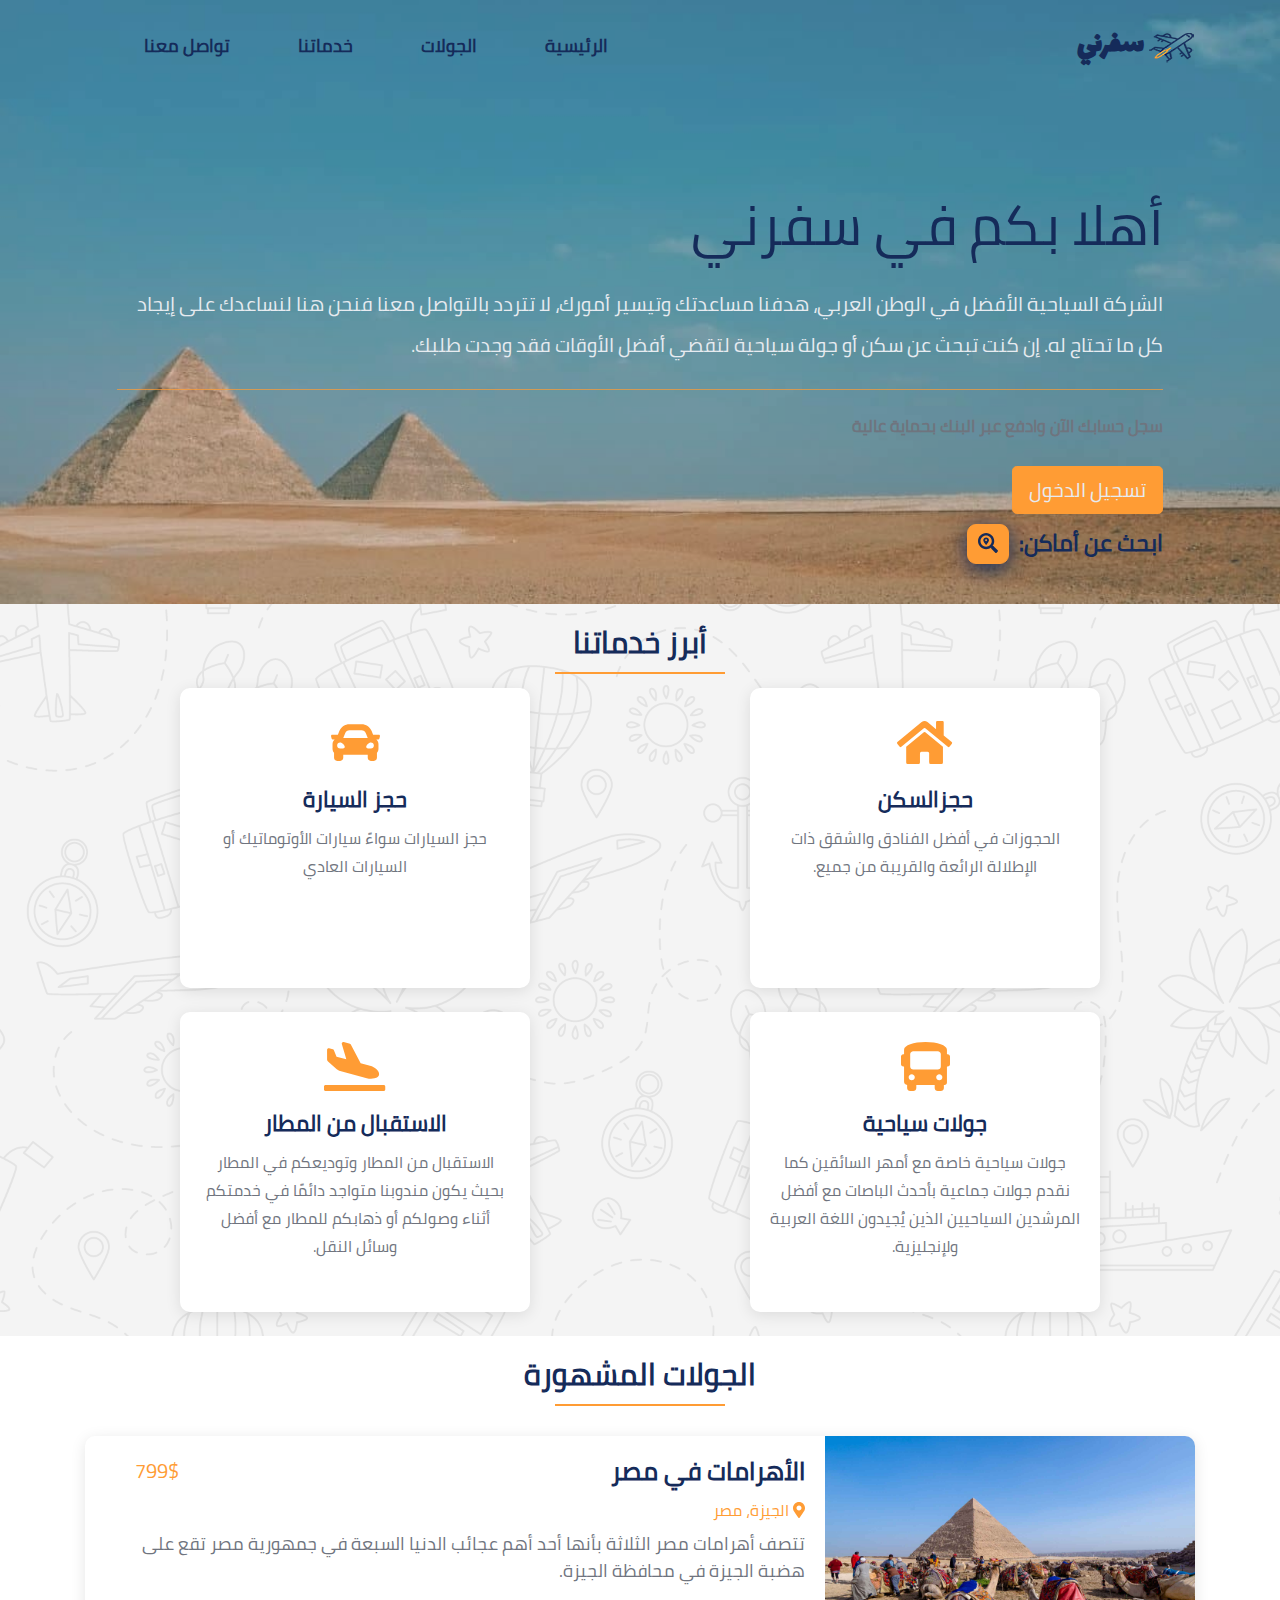
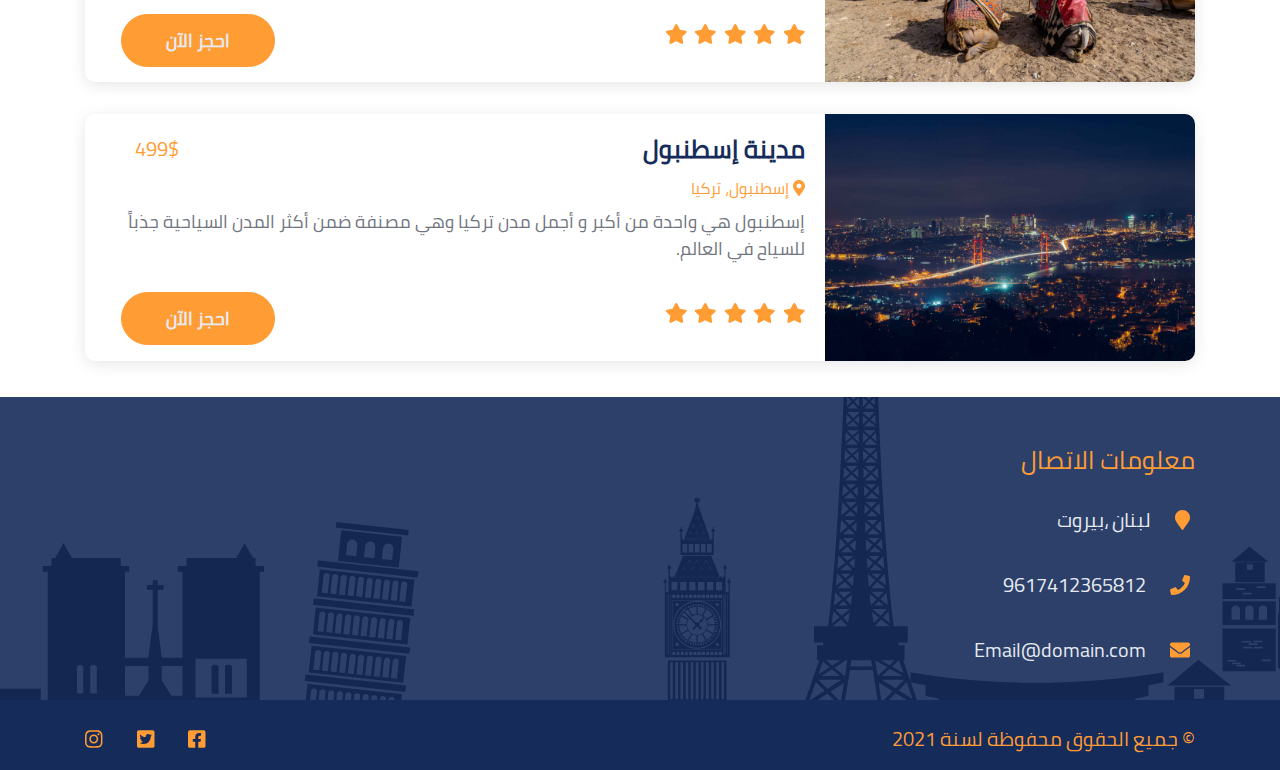
<file: index.html>
<!DOCTYPE html>
<html lang="en" dir="rtl">
<head>
    <meta charset="UTF-8">
    <meta http-equiv="X-UA-Compatible" content="IE=edge">
    <meta name="viewport" content="width=device-width, initial-scale=1.0">
    <title>سفرني</title>
    <script type="text/html" src="require{('js/bundle.js')}"></script>
<script defer src="/js/bundle.js"></script><link href="/main.css" rel="stylesheet"></head>
<body data-spy="scroll" data-target=".navbar" data-offset="100">
    <!-- قسم القائمة العلوية -->
    <section class="top-menu">
        <div class="overlay">
            <div class="container">
                <div class="row">
                    <!-- القائمة العلوية -->
                    <nav class="navbar navbar-expand-lg navbar-light bg-transparent w-100">
                        <button class="navbar-toggler" type="button" data-toggle="collapse" data-target="#navbarSupportedContent"
                            aria-controls="navbarSupportedContent" aria-expanded="false" aria-label="Toggle navigation">
                            <span class="navbar-toggler-icon"></span>
                        </button>
                        <a class="navbar-brand p-0" href="index.html">
                            <img src="/images/icons/logo.png" alt="Plane">
                            سفرني
                        </a>
                        <div class="collapse navbar-collapse" id="navbarSupportedContent">
                            <ul class="navbar-nav">
                                <li class="nav-item active">
                                    <a class="nav-link" href="index.html">الرئيسية</a>
                                </li>
                                <li class="nav-item">
                                    <a class="nav-link" href="tours.html">الجولات</a>
                                </li>
                                <li class="nav-item scroll">
                                    <a class="nav-link" href="#services">خدماتنا</a>
                                </li>
                                <li class="nav-item scroll">
                                    <a class="nav-link" href="#contact-us">تواصل معنا</a>
                                </li>
                            </ul>
                            
                        </div>
                        
                        
                    </nav>
                </div>
                <!-- القسم التعريفي بالشركة -->
                <div class="jumbotron jumbotron-custom bg-transparent">
                    <h1 class="display-4 animate__animated  animate__backInRight">أهلا بكم في سفرني</h1>
                    <p class="lead lead-custom">الشركة السياحية الأفضل في الوطن العربي، هدفنا مساعدتك وتيسير أمورك، لا تتردد بالتواصل معنا فنحن هنا لنساعدك على إيجاد كل
                    ما تحتاج له. إن كنت تبحث عن سكن أو جولة سياحية لتقضي أفضل الأوقات فقد وجدت طلبك.</p>
                    <hr class="my-md-4">
                    <p class="bank">سجل حسابك الآن وادفع عبر البنك بحماية عالية</p>
                    <a class="btn btn-primary btn-lg" href="login.html" role="button">تسجيل الدخول</a>

                    <!-- اضافة ايقونة البحث -->
                    <div class="row align-items-center location-search">
                        <span>ابحث عن أماكن:</span>
                        <div id="icon">
                            <i class="fas fa-search-location "></i>
                        </div>
                        
                        <div class="search-icon">
                            <input type="text" class="search">
                        </div>
                    </div>
                </div>
            </div>
        </div>
    </section>
    <!-- قسم خدماتنا -->
    <section class=" our-service" id="services">
        <div class="overlay">
            <div class="container">
                <!-- عنوان القسم -->
                <div class="col-md-12">
                    <div class="title text-center">
                        <h2>
                            أبرز خدماتنا 
                        </h2>
                    </div>
                </div>
                <!-- بطاقات الخدمات -->
                <div class="row">
                    <!-- البطاقة الأولى -->
                    <div class="col-sm-6 mb-4">
                        <div class="card card-custom text-center">
                            <i class="fas fa-home icons"></i>
                            <div class="card-body">
                                <h5 class="card-title">حجزالسكن</h5>
                                <p class="card-text"> الحجوزات في أفضل الفنادق والشقق ذات الإطلالة الرائعة والقريبة من
                                    جميع.</p>
                            </div>
                        </div>
                    </div>
                    <!-- البطاقة الثانية -->
                    <div class="col-sm-6 mb-4">
                        <div class="card card-custom text-center">
                            <i class="fas fa-car icons"></i>
                            <div class="card-body">
                                <h5 class="card-title">حجز السيارة</h5>
                                <p class="card-text"> حجز السيارات سواءً سيارات الأوتوماتيك أو السيارات العادي</p>
                                <!-- <a href="#" class="btn btn-primary">Go somewhere</a> -->
                            </div>
                        </div>
                    </div>
                    <!-- البطاقة الثالثة -->
                    <div class="col-sm-6 mb-4">
                        <div class="card card-custom text-center">
                            <i class="fas fa-bus icons"></i>
                            <div class="card-body">
                                <h5 class="card-title">جولات سياحية</h5>
                                <p class="card-text">جولات سياحية خاصة مع أمهر السائقين كما نقدم جولات جماعية بأحدث الباصات مع أفضل
                                    المرشدين
                                    السياحيين الذين يُجيدون اللغة
                                    العربية ولإنجليزية.</p>
                            </div>
                        </div>
                    </div>
                    <!-- البطاقة الرابعة -->
                    <div class="col-sm-6 mb-4">
                        <div class="card card-custom text-center">
                            <i class="fas fa-plane-arrival icons"></i>
                            <div class="card-body">
                                <h5 class="card-title">الاستقبال من المطار</h5>
                                <p class="card-text"> الاستقبال من المطار وتوديعكم في المطار بحيث يكون مندوبنا متواجد
                                    دائمًا في
                                    خدمتكم أثناء وصولكم أو ذهابكم
                                    للمطار مع أفضل وسائل النقل.</p>
                            </div>
                        </div>
                    </div>
                </div>
            </div>
        </div>
    </section>
    <!-- قسم الجولات السياحية -->
    <section class="sightseeing-tours">
        <div class="container">
            <div class="col-md-12">
                <div class="title text-center">
                    <h2>
                        الجولات المشهورة
                    </h2>
                </div>
            </div>
            <!-- بطاقات الجولات -->
            <div class="row">
                <!-- البطاقة الاولى -->
                <div class="col-sm-6 col-lg-12">
                    <div class="card my-3">
                        <div class="row no-gutters">
                            <div class="col-lg-4">
                                <img class="images" src="/images/sightseeing-tours/Round-2.jpg" alt="Camal Image">
                            </div>
                            <div class="col-lg-8">
                                <div class="card-body h-lg-100">
                                    <div class="header">
                                        <h5 class="card-title"> الأهرامات في مصر</h5>
                                        <div class="price ">799$</div>
                                    </div>
                                    <span class="location">
                                        <i class="fas fa-map-marker-alt"></i>
                                        الجيزة، مصر
                                    </span>
                                    <p class="card-text">تتصف أهرامات مصر الثلاثة بأنها أحد أهم عجائب الدنيا السبعة في جمهورية مصر تقع
                                        على هضبة الجيزة في محافظة الجيزة.</p>
                                    <div class="footer ml-lg-3">
                                        <div class="rating float-right">
                                            <i class="fas fa-star"></i>
                                            <i class="fas fa-star"></i>
                                            <i class="fas fa-star"></i>
                                            <i class="fas fa-star"></i>
                                            <i class="fas fa-star"></i>
                                        </div>
                                        <a href="tours.html" class=" btn btn-primary float-left"> احجز الآن</a>
                                    </div>
                                </div>
                            </div>
                        </div>
                    </div>
                </div>
                <!-- البطاقة الثانية -->
                <div class="col-sm-6 col-lg-12">
                    <div class="card my-3">
                        <div class="row no-gutters">
                            <div class="col-lg-4">
                                <img class="images" src="/images/sightseeing-tours/Round-1.jpg" alt="Istanbul In night">
                            </div>
                            <div class="col-lg-8">
                                <div class="card-body h-lg-100">
                                    <div class="header">
                                        <h5 class="card-title"> مدينة إسطنبول</h5>
                                        <div class="price ">499$</div>
                                    </div>
                                    <span class="location">
                                        <i class="fas fa-map-marker-alt"></i>
                                        إسطنبول، تركيا
                                    </span>
                                    <p class="card-text">إسطنبول هي واحدة من أكبر و أجمل مدن تركيا وهي مصنفة ضمن أكثر المدن السياحية
                                        جذباً للسياح في العالم.</p>
                                    <div class="footer ml-lg-3">
                                        <div class="rating float-right">
                                            <i class="fas fa-star"></i>
                                            <i class="fas fa-star"></i>
                                            <i class="fas fa-star"></i>
                                            <i class="fas fa-star"></i>
                                            <i class="fas fa-star"></i>
                                        </div>
                                        <a href="tours2.html" class=" btn btn-primary float-left "> احجز الآن</a>
                                    </div>
                                </div>
                            </div>
                        </div>
                    </div>
                </div>
                
            </div>
        </div>
    </section>
    <!-- قسم تواصل معنا -->
    <section class="contact-location" id="contact-us">
        <div class="overlay">
            <div class="container">
                <div class="row pt-5">
                    <!-- اضافة معلومات الاتصال -->
                    <div class="col-md-6">
                        <div class="contact">
                            <h4>معلومات الاتصال</h4>
                            <ul>
                                <li>
                                    <i class="fa fa-map-marker custom-fa" aria-hidden="true"></i>
                                    لبنان ،بيروت
                                </li>
                                <li>
                                    <i class="fa fa-phone custom-fa" aria-hidden="true"></i>
                                    9617412365812
                                </li>
                                <li>
                                    <i class="fa fa-envelope custom-fa" aria-hidden="true"></i>
                                    Email@domain.com
                                </li>
                            </ul>
                        </div>
                    </div>
                    <!-- اضافة خريطة لموقع الشركة -->
                    <div class="col-md-6">
                        <div class="map">
                            <iframe
                                src="https://www.google.com/maps/embed?pb=!1m18!1m12!1m3!1d16811.78510900356!2d35.50411953368401!3d33.892702565292915!2m3!1f0!2f0!3f0!3m2!1i1024!2i768!4f13.1!3m3!1m2!1s0x151f16e3d926cd8d%3A0x216ded89ab87df54!2sDowntown%20Beirut!5e0!3m2!1sen!2slb!4v1622551853388!5m2!1sen!2slb"
                                style="border:0;" allowfullscreen="" loading="lazy"></iframe>
                        </div>
                    </div>
                </div>
            </div>
        </div>
    </section>
    <!-- قسم تذييل الصفحة -->
    <footer class="footer">
        <div class="container">
            <!-- حقوق النشر -->
            <div class="row-custom pt-4">
                <p class="copy-right">
                    © جميع الحقوق محفوظة لسنة 2021
                </p>
                <!-- أيقونات التواصل الاجتماعي -->
                <div class="social-icons">
                    <ul>
                        <li>
                            <a href=""><i class="fab fa-facebook-square"></i></a>
                        </li>
                        <li>
                            <a href=""><i class="fab fa-twitter-square"></i></a>
                        </li>
                        <li>
                            <a href=""><i class="fab fa-instagram"></i></a>
                        </li>
                    </ul>
                </div>
            </div>
        </div>
    </footer>
</body>
</html>
</file>
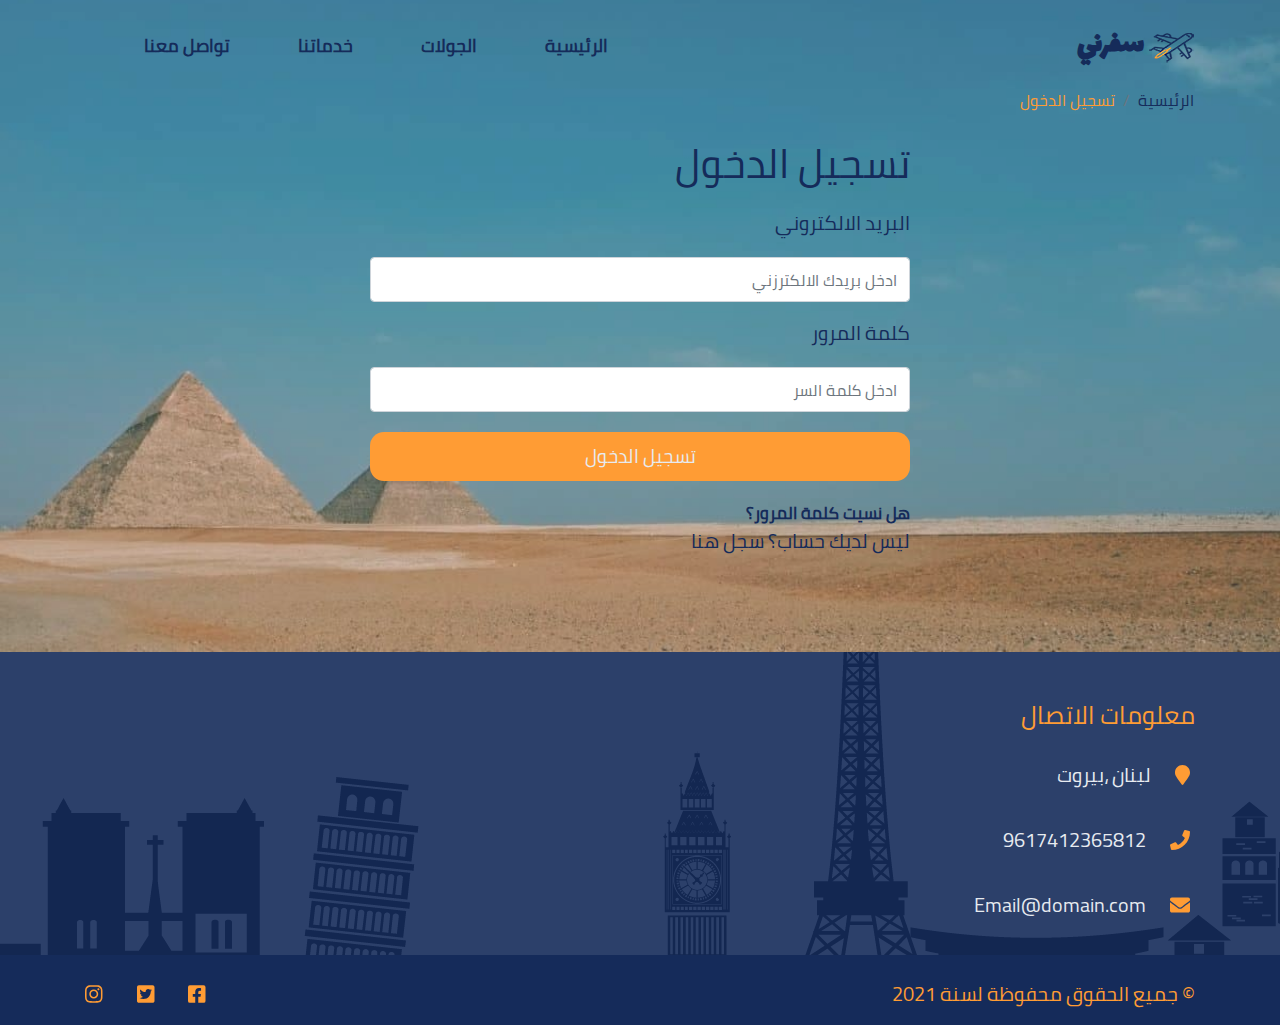
<file: login.html>
<!DOCTYPE html>
<html lang="en">
<head>
    <meta charset="UTF-8">
    <meta http-equiv="X-UA-Compatible" content="IE=edge">
    <meta name="viewport" content="width=device-width, initial-scale=1.0">
    <title> سفرني | تسجيل الدخول</title>
    <script type="text/html" src="require{('js/bundle.js')}"></script>
    
<script defer src="/js/bundle.js"></script><link href="/main.css" rel="stylesheet"></head>
<body>
    <!-- قسم القائمة العلوية -->
    <section class="top-menu login-menu">
        <div class="overlay">
            <div class="container">
                <div class="row">
                    <!-- القائمة العلوية -->
                    <nav class="navbar navbar-expand-lg navbar-light bg-transparent w-100">
                        <button class="navbar-toggler" type="button" data-toggle="collapse"
                            data-target="#navbarSupportedContent" aria-controls="navbarSupportedContent" aria-expanded="false"
                            aria-label="Toggle navigation">
                            <span class="navbar-toggler-icon"></span>
                        </button>
                        <a class="navbar-brand p-0" href="index.html">
                            <img src="/images/icons/logo.png" alt="Plane">
                            سفرني
                        </a>
                        <div class="collapse navbar-collapse" id="navbarSupportedContent">
                            <ul class="navbar-nav">
                                <li class="nav-item active">
                                    <a class="nav-link" href="index.html">الرئيسية</a>
                                </li>
                                <li class="nav-item">
                                    <a class="nav-link" href="tours.html">الجولات</a>
                                </li>
                                <li class="nav-item scroll">
                                    <a class="nav-link" href="#services">خدماتنا</a>
                                </li>
                                <li class="nav-item scroll">
                                    <a class="nav-link" href="#contact-us">تواصل معنا</a>
                                </li>
                            </ul>
                        </div>
                    </nav>
                </div>
                <!-- قسم مسار الصفحات -->
                <div class="row">
                    <ol class="breadcrumb bg-transparent custom-breadcrumb">
                        <li class="breadcrumb-item">
                            <a href="index.html"> الرئيسية</a>
                        </li>
                        <li class="breadcrumb-item active">
                            تسجيل الدخول 
                        </li>
                    </ol>
                </div>
                <!-- قسم تسجيل لدخول -->
                <div class="row row-login">
                    <div class="col-sm-12 col-lg-6">
                        <div class=" card-login my-auto">
                            <h1 class="login-title">تسجيل الدخول</h1>
                            <!-- قسم الحساب -->
                            <form action="#">
                                <div class="form-group">
                                    <label for="email">البريد الالكتروني</label>
                                    <input class="form-control form-control-custom" type="email" name="email" id="email"
                                        placeholder="ادخل بريدك الالكترزني">
                                </div>
                            
                                <div class="form-group">
                                    <label for="email">كلمة المرور</label>
                                    <input class="form-control form-control-custom" type="password" placeholder=" ادخل كلمة السر">
                                </div>
                                <input name="login" id="login" class="btn-primary btn-block login-btn" type="button" value="تسجيل الدخول">
                            </form>
                            <a href="#!" class="forgot-password-link">هل نسيت كلمة المرور؟</a>
                            <p class="login-footer-text">ليس لديك حساب؟
                                <a href="new-acount.html" class="text-reset">سجل هنا</a>
                            </p>
                        </div>
                    </div>
                </div>
            </div>
        </div>
    </section>

    <!-- قسم تواصل معنا -->
    <section class="contact-location" id="contact-us">
        <div class="overlay">
            <div class="container">
                <div class="row pt-5">
                    <!-- اضافة معلومات الاتصال -->
                    <div class="col-md-6">
                        <div class="contact">
                            <h4>معلومات الاتصال</h4>
                            <ul>
                                <li>
                                    <i class="fa fa-map-marker custom-fa" aria-hidden="true"></i>
                                    لبنان ،بيروت
                                </li>
                                <li>
                                    <i class="fa fa-phone custom-fa" aria-hidden="true"></i>
                                    9617412365812
                                </li>
                                <li>
                                    <i class="fa fa-envelope custom-fa" aria-hidden="true"></i>
                                    Email@domain.com
                                </li>
                            </ul>
                        </div>
                    </div>
                    <!-- اضافة خريطة لموقع الشركة -->
                    <div class="col-md-6">
                        <div class="map">
                            <iframe
                                src="https://www.google.com/maps/embed?pb=!1m18!1m12!1m3!1d16811.78510900356!2d35.50411953368401!3d33.892702565292915!2m3!1f0!2f0!3f0!3m2!1i1024!2i768!4f13.1!3m3!1m2!1s0x151f16e3d926cd8d%3A0x216ded89ab87df54!2sDowntown%20Beirut!5e0!3m2!1sen!2slb!4v1622551853388!5m2!1sen!2slb"
                                style="border:0;" allowfullscreen="" loading="lazy"></iframe>
                        </div>
                    </div>
                </div>
            </div>
        </div>
    </section>
    
    <!-- قسم تذييل الصفحة -->
    <footer class="footer">
        <div class="container">
            <!-- حقوق النشر -->
            <div class="row-custom pt-4">
                <p class="copy-right">
                    © جميع الحقوق محفوظة لسنة 2021
                </p>
                <!-- أيقونات التواصل الاجتماعي -->
                <div class="social-icons">
                    <ul>
                        <li>
                            <a href=""><i class="fab fa-facebook-square"></i></a>
                        </li>
                        <li>
                            <a href=""><i class="fab fa-twitter-square"></i></a>
                        </li>
                        <li>
                            <a href=""><i class="fab fa-instagram"></i></a>
                        </li>
                    </ul>
                </div>
            </div>
        </div>
    </footer>
</body>
</html>
</file>
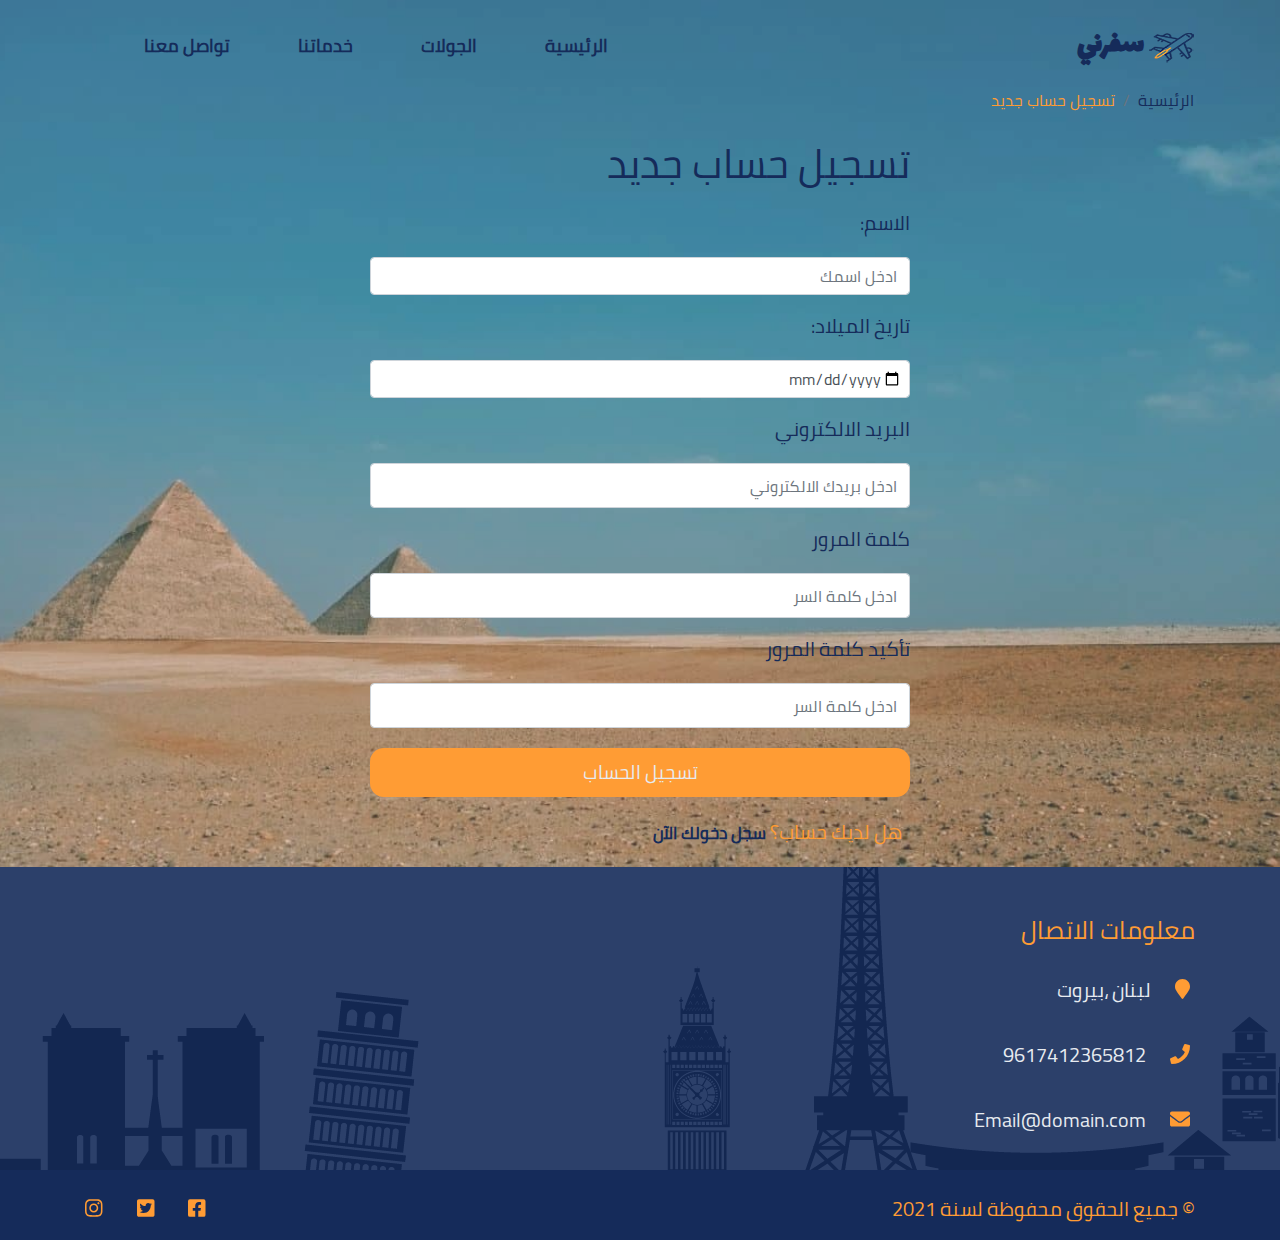
<file: new-acount.html>
<!DOCTYPE html>
<html lang="en">
<head>
    <meta charset="UTF-8">
    <meta http-equiv="X-UA-Compatible" content="IE=edge">
    <meta name="viewport" content="width=device-width, initial-scale=1.0">
    <title>سفرني|حساب جديد</title>
    <script type="text/html" src="require{('js/bundle.js')}"></script>
<script defer src="/js/bundle.js"></script><link href="/main.css" rel="stylesheet"></head>
<body>
    <!-- قسم القائمة العلوية -->
    <section class="top-menu ">
        <div class="overlay">
            <div class="container">
                <div class="row">
                    <!-- القائمة العلوية -->
                    <nav class="navbar navbar-expand-lg navbar-light bg-transparent  w-100">
                        <button class="navbar-toggler" type="button" data-toggle="collapse"
                            data-target="#navbarSupportedContent" aria-controls="navbarSupportedContent" aria-expanded="false"
                            aria-label="Toggle navigation">
                            <span class="navbar-toggler-icon"></span>
                        </button>
                        <a class="navbar-brand p-0" href="index.html">
                            <img src="/images/icons/logo.png" alt="Plane">
                            سفرني
                        </a>
                        <div class="collapse navbar-collapse" id="navbarSupportedContent">
                            <ul class="navbar-nav">
                                <li class="nav-item active">
                                    <a class="nav-link" href="index.html">الرئيسية</a>
                                </li>
                                <li class="nav-item">
                                    <a class="nav-link" href="tours.html">الجولات</a>
                                </li>
                                <li class="nav-item scroll">
                                    <a class="nav-link" href="#services">خدماتنا</a>
                                </li>
                                <li class="nav-item scroll">
                                    <a class="nav-link" href="#contact-us">تواصل معنا</a>
                                </li>
                            </ul>
                        </div>
                    </nav>
                </div>
                <!-- قسم مسار الصفحات -->
                <div class="row">
                    <ol class="breadcrumb bg-transparent custom-breadcrumb">
                        <li class="breadcrumb-item">
                            <a href="index.html"> الرئيسية</a>
                        </li>
                        <li class="breadcrumb-item active">
                            تسجيل حساب جديد
                        </li>
                    </ol>
                </div>
                <!-- قسم تسجيل لدخول -->
                <div class="row row-login">
                    <div class="col-sm-12 col-lg-6">
                        <div class=" card-login my-auto">
                            <h1 class="login-title">تسجيل حساب جديد</h1>
                            <!-- قسم الحساب -->
                            <form action="#">
                                <div class="form-group">
                                    <label for="name">الاسم:</label>
                                    <input class="form-control" type="text" id="name" name="name" placeholder="ادخل اسمك">
                                </div>
                                <div class="form-group">
                                    <label for="birthday">تاريخ الميلاد:</label>
                                    <input class="form-control birthday" type="date" id="birthday" name="birthday">
                                </div>
                                <div class="form-group">
                                    <label for="email">البريد الالكتروني</label>
                                    <input class="form-control form-control-custom" type="email" name="email" id="email"
                                        placeholder="ادخل بريدك الالكتروني">
                                </div>
        
                                <div class="form-group">
                                    <label for="password">كلمة المرور</label>
                                    <input class="form-control form-control-custom" type="password" name="password" id="password" placeholder=" ادخل كلمة السر" required>
                                </div>
                                <div class="form-group">
                                    <label for="password">تأكيد كلمة المرور </label>
                                    <input class="form-control form-control-custom" type="password" name="password" id="confirm_password" placeholder=" ادخل كلمة السر" required>
                                </div>

                                <button type="submit" name="login" id="login" class="btn-primary btn-block login-btn" type="button">
                                    تسجيل الحساب
                                </button>
                            </form>
                            <div class="forgot-password">
                                هل لديك حساب؟
                                <a href="login.html" class="forgot-password-link">سجل دخولك الآن</a>
                            </div>
                            
                        </div>
                    </div>
                </div>
            </div>
        </div>
    </section>

    <!-- قسم تواصل معنا -->
    <section class="contact-location" id="contact-us">
        <div class="overlay">
            <div class="container">
                <div class="row pt-5">
                    <!-- اضافة معلومات الاتصال -->
                    <div class="col-md-6">
                        <div class="contact">
                            <h4>معلومات الاتصال</h4>
                            <ul>
                                <li>
                                    <i class="fa fa-map-marker custom-fa" aria-hidden="true"></i>
                                    لبنان ،بيروت
                                </li>
                                <li>
                                    <i class="fa fa-phone custom-fa" aria-hidden="true"></i>
                                    9617412365812
                                </li>
                                <li>
                                    <i class="fa fa-envelope custom-fa" aria-hidden="true"></i>
                                    Email@domain.com
                                </li>
                            </ul>
                        </div>
                    </div>
                    <!-- اضافة خريطة لموقع الشركة -->
                    <div class="col-md-6">
                        <div class="map">
                            <iframe
                                src="https://www.google.com/maps/embed?pb=!1m18!1m12!1m3!1d16811.78510900356!2d35.50411953368401!3d33.892702565292915!2m3!1f0!2f0!3f0!3m2!1i1024!2i768!4f13.1!3m3!1m2!1s0x151f16e3d926cd8d%3A0x216ded89ab87df54!2sDowntown%20Beirut!5e0!3m2!1sen!2slb!4v1622551853388!5m2!1sen!2slb"
                                style="border:0;" allowfullscreen="" loading="lazy"></iframe>
                        </div>
                    </div>
                </div>
            </div>
        </div>
    </section>
    
    <!-- قسم تذييل الصفحة -->
    <footer class="footer">
        <div class="container">
            <!-- حقوق النشر -->
            <div class="row-custom pt-4">
                <p class="copy-right">
                    © جميع الحقوق محفوظة لسنة 2021
                </p>
                <!-- أيقونات التواصل الاجتماعي -->
                <div class="social-icons">
                    <ul>
                        <li>
                            <a href=""><i class="fab fa-facebook-square"></i></a>
                        </li>
                        <li>
                            <a href=""><i class="fab fa-twitter-square"></i></a>
                        </li>
                        <li>
                            <a href=""><i class="fab fa-instagram"></i></a>
                        </li>
                    </ul>
                </div>
            </div>
        </div>
    </footer>
</body>
</html>
</file>
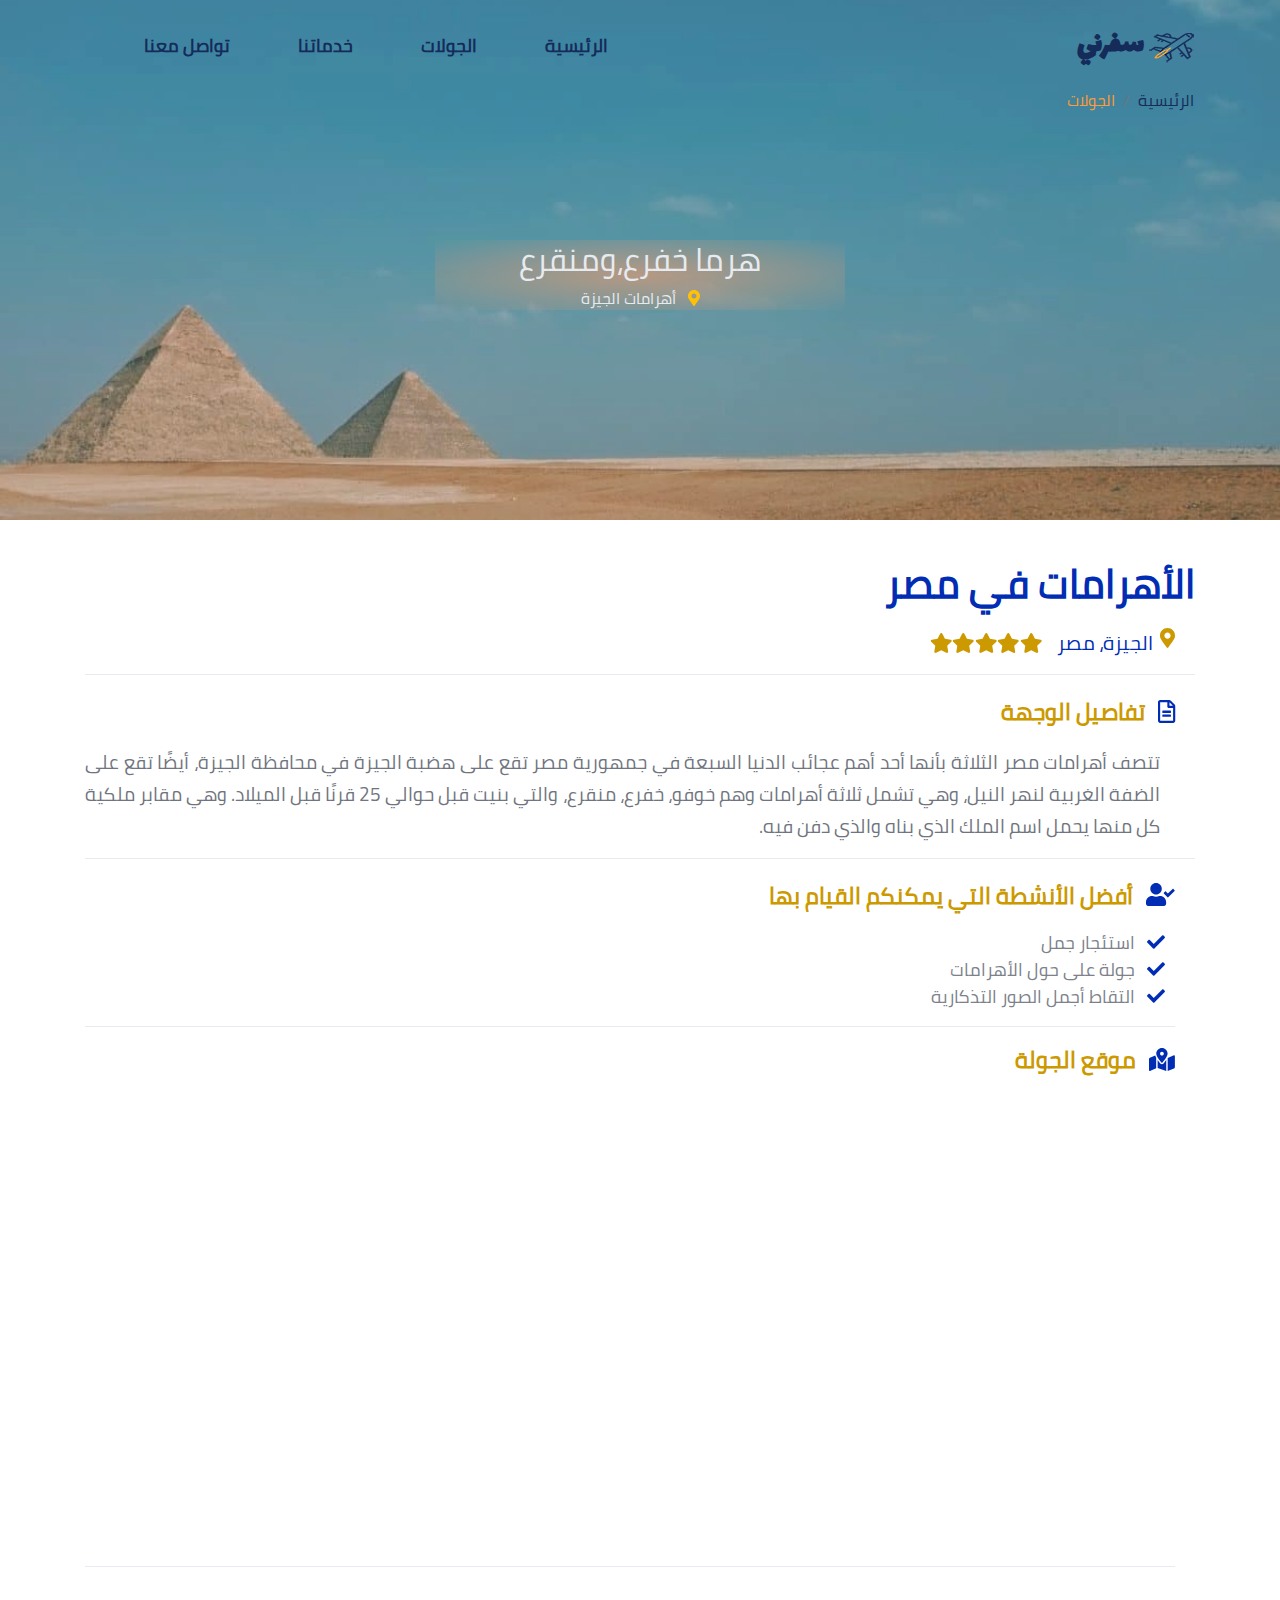
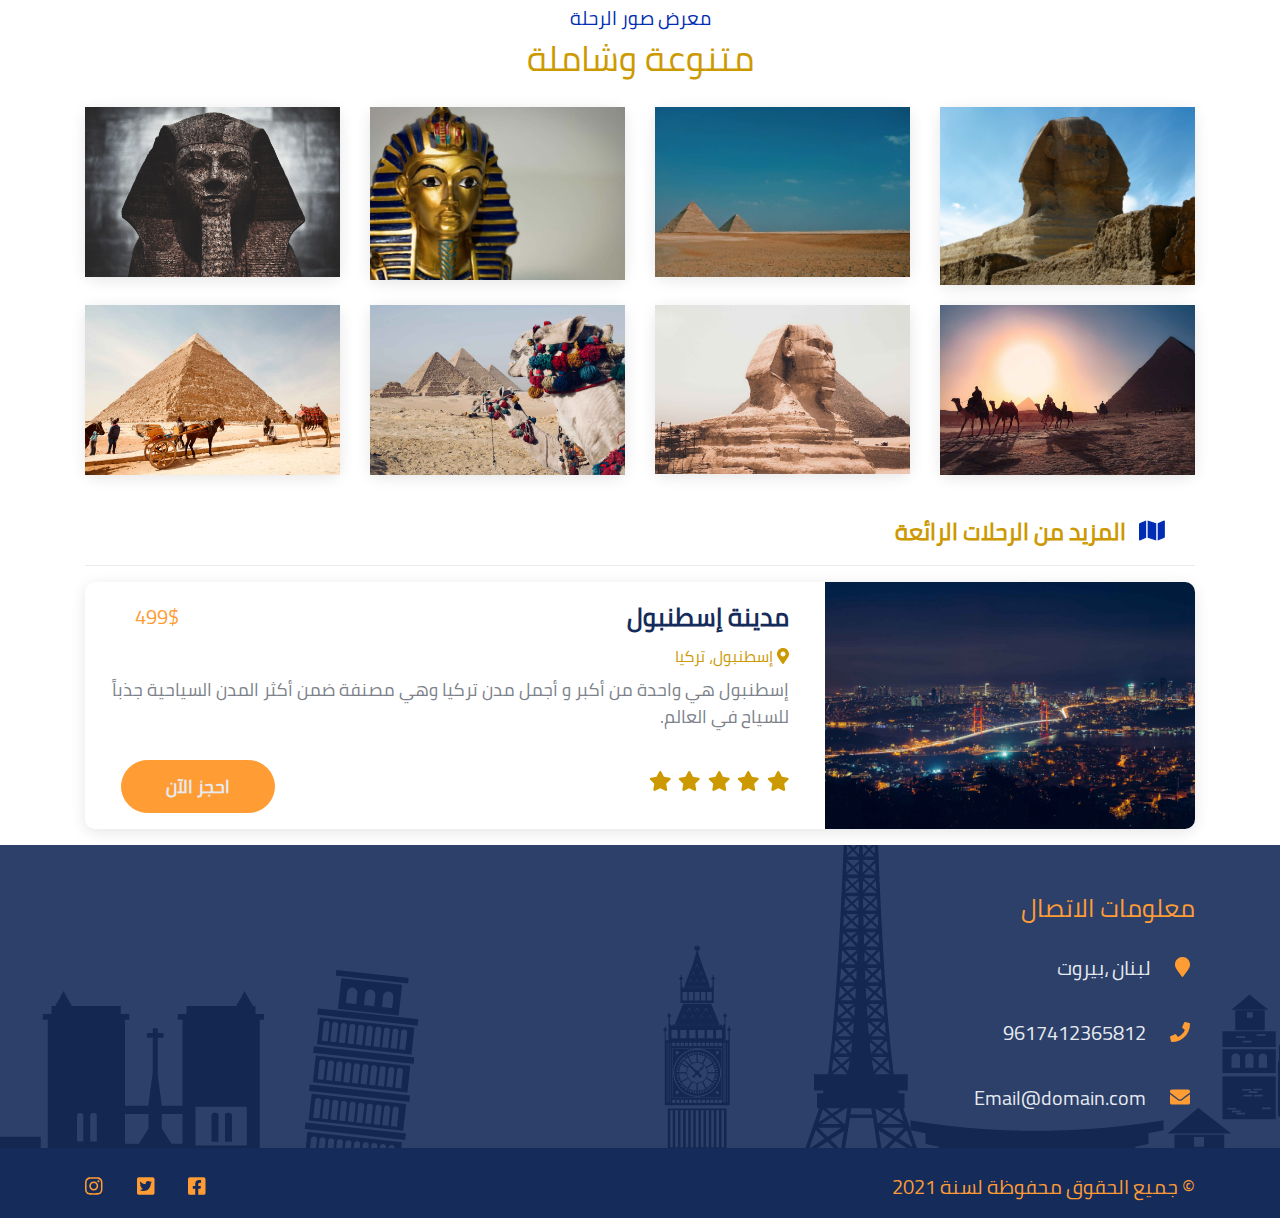
<file: tours.html>
<!DOCTYPE html>
<html lang="en">

<head>
    <meta charset="UTF-8">
    <meta http-equiv="X-UA-Compatible" content="IE=edge">
    <meta name="viewport" content="width=device-width, initial-scale=1.0">
    <title>رحلة الى مصر|سفرني</title>
    <script type="text/html" src="require{('js/bundle.js')}"></script><script defer src="/js/bundle.js"></script><link href="/main.css" rel="stylesheet"></head>

<body>
    <!-- قسم القائمة العلوية -->
    <section class="top-menu">
        <div class="overlay">
            <div class="container">
                <div class="row">
                    <!-- القائمة العلوية -->
                    <nav class="navbar navbar-expand-lg navbar-light bg-transparent w-100">
                        <button class="navbar-toggler" type="button" data-toggle="collapse"
                            data-target="#navbarSupportedContent" aria-controls="navbarSupportedContent"
                            aria-expanded="false" aria-label="Toggle navigation">
                            <span class="navbar-toggler-icon"></span>
                        </button>
                        <a class="navbar-brand p-0" href="index.html">
                            <img src="/images/icons/logo.png" alt="Plane">
                            سفرني
                        </a>
                        <div class="collapse navbar-collapse" id="navbarSupportedContent">
                            <ul class="navbar-nav">
                                <li class="nav-item active">
                                    <a class="nav-link" href="index.html">الرئيسية <span
                                            class="sr-only">(current)</span></a>
                                </li>
                                <li class="nav-item">
                                    <a class="nav-link" href="tours.html">الجولات</a>
                                </li>
                                <li class="nav-item scroll">
                                    <a class="nav-link" href="#services">خدماتنا</a>
                                </li>
                                <li class="nav-item scroll">
                                    <a class="nav-link" href="#contact-us">تواصل معنا</a>
                                </li>
                            </ul>
                        </div>
                    </nav>
                </div>
                <!-- قسم مسار الصفحات -->
                <div class="row">
                    <ol class="breadcrumb bg-transparent custom-breadcrumb">
                        <li class="breadcrumb-item">
                            <a href="index.html"> الرئيسية</a>
                        </li>
                        <li class="breadcrumb-item active">
                            الجولات
                        </li>
                    </ol>
                </div>
                <!-- اضافة شرح توضيحي لخلفية القائمة العلوية -->
                <div class="nav-information">
                    <div class="bg-information">
                        <div class="bg-title">
                            <div class="text-center">
                                <h3>هرما خفرع،ومنقرع</h3>
                                <div class="bg-location">
                                    <div class="included">
                                        <ul class="list-inline">
                                            <li class="list-inline-item">
                                                <i class="fas fa-map-marker-alt text-warning"></i>
                                            </li>
                                            <li class="list-inline-item">
                                                أهرامات الجيزة
                                            </li>
                                        </ul>
                                    </div>
                                </div>
                            </div>
                        </div>
                    </div>
                </div>
            </div>
        </div>
    </section>
    <!-- قسم معلومات الرحلة -->
    <section class="tour-destination">
        <div class="container">
            <div class="destination-title">
                <h2>الأهرامات في مصر</h2>
                <!-- المكان والتقييمات -->
                <div class=" row location">
                    <i class="fas fa-map-marker-alt"></i>
                    <span>الجيزة، مصر</span>
                    <!-- مستوى نجوم الرحلة -->
                    <div class="row-custom rating">
                        <i class="fas fa-star"></i>
                        <i class="fas fa-star"></i>
                        <i class="fas fa-star"></i>
                        <i class="fas fa-star"></i>
                        <i class="fas fa-star"></i>
                    </div>
                </div>
            </div>
            <!-- شرح الرحلة  -->
            <div class="destination-details">
                <div class="descrption">
                    <div class="included">
                        <ul class="list-inline">
                            <li class="list-inline-item">
                                <i class="far fa-file-alt"></i>
                            </li>
                            <li class="list-inline-item">
                                تفاصيل الوجهة
                            </li>
                        </ul>
                    </div>
                    <p>تتصف أهرامات مصر الثلاثة بأنها أحد أهم عجائب الدنيا السبعة في جمهورية مصر تقع على هضبة الجيزة في
                        محافظة الجيزة، أيضًا
                        تقع على الضفة الغربية لنهر النيل، وهي تشمل ثلاثة أهرامات وهم خوفو، خفرع، منقرع، والتي بنيت قبل حوالي
                        25 قرنًا قبل
                        الميلاد.
                        وهي مقابر ملكية كل منها يحمل اسم الملك الذي بناه والذي دفن فيه.</p>
                </div>
            </div>
            <!-- الأنشطة خلال الرحلة -->
            <div class="activities">
                
                <div class="included">
                    <ul class="list-inline">
                        <li class="list-inline-item">
                            <i class="fas fa-user-check"></i>
                        </li>
                        <li class="list-inline-item">
                            أفضل الأنشطة التي يمكنكم القيام بها
                        </li>
                    </ul>
                </div>
                <!-- لائحة الانشطة -->
                <div class="activities-list">
                    <ul class="list-unstyled">
                        <li>
                            <i class="fas fa-check check"></i>
                            استئجار جمل
                        </li>
                        <li>
                            <i class="fas fa-check check"></i>
                            جولة على حول الأهرامات
                        </li>
                        <li>
                            <i class="fas fa-check check"></i>
                            التقاط أجمل الصور التذكارية
                        </li>
                    </ul>
                </div>
            </div>
            <!-- خريطة لموقع الرحلة -->
            <div class="tours-location">
                <div class="included">
                    <ul class="list-inline">
                        <li class="list-inline-item">
                            <i class="fas fa-map-marked-alt"></i>
                        </li>
                        <li class="list-inline-item">
                            موقع الجولة
                        </li>
                    </ul>
                </div>
                <div class="map">
                    <iframe
                        src="https://www.google.com/maps/embed?pb=!1m18!1m12!1m3!1d3456.0740844078246!2d31.13030681499488!3d29.97730082869653!2m3!1f0!2f0!3f0!3m2!1i1024!2i768!4f13.1!3m3!1m2!1s0x14584f7dfec8c8a9%3A0x3f9f4aa7e0a86f3a!2sThe%20Pyramids%20Of%20Giza!5e0!3m2!1sen!2slb!4v1622742504351!5m2!1sen!2slb" allowfullscreen="" loading="lazy"></iframe>
                </div>
            </div>
            
        </div>
    </section>
    <!-- قسم معرض الصور -->
    <section class="gallery-area">
        <div class="container-fluid">
            <div class="content">
                <!-- عنوان المعرض -->
                <div class="title col-md-12">
                    <div class="mini-title text-center">
                        <h4>معرض صور الرحلة</h4>
                    </div>
                    <div class="large-title text-center">
                        <h3>متنوعة وشاملة</h3>
                    </div>
                </div>
                <!-- مجموعة الصور في المعرض -->
                <div class="row">
                    <div class="col-lg-3 col-md-6">
                        <div class="single-gallery-item">
                            <div class="img-holder">
                                <img src="/images/egypt-tour/image-1.jfif" alt="Awesome Image">
                            </div>
                        </div>
                    </div>
                    <div class="col-lg-3 col-md-6">
                        <div class="single-gallery-item">
                            <div class="img-holder">
                                <img src="/images/egypt-tour/image-2.jfif" alt="Awesome Image">
                            </div>
                        </div>
                    </div>
                    <div class="col-lg-3 col-md-6">
                        <div class="single-gallery-item">
                            <div class="img-holder ">
                                <img src="/images/egypt-tour/image-3.jfif" alt="Awesome Image">
                            </div>
                        </div>
                    </div>
                    <div class="col-lg-3 col-md-6">
                        <div class="single-gallery-item">
                            <div class="img-holder">
                                <img src="/images/egypt-tour/image-4.jfif" alt="Awesome Image">
                            </div>
                        </div>
                    </div>
                    <div class="col-lg-3 col-md-6">
                        <div class="single-gallery-item">
                            <div class="img-holder">
                                <img src="/images/egypt-tour/image-5.jpg" alt="Awesome Image">
                            </div>
                        </div>
                    </div>
                    <div class="col-lg-3 col-md-6">
                        <div class="single-gallery-item">
                            <div class="img-holder">
                                <img src="/images/egypt-tour/image-6.jpg" alt="Awesome Image">
                            </div>
                        </div>
                    </div>
                    <div class="col-lg-3 col-md-6">
                        <div class="single-gallery-item">
                            <div class="img-holder">
                                <img src="/images/egypt-tour/image-7.jpg" alt="Awesome Image">
                            </div>
                        </div>
                    </div>
                    <div class="col-lg-3 col-md-6">
                        <div class="single-gallery-item">
                            <div class="img-holder">
                                <img src="/images/egypt-tour/image-8.jpg" alt="Awesome Image">
                            </div>
                        </div>
                    </div>
                </div>
            </div>
        </div>
    </section>
    <!-- قسم الرحلات الاخرى -->
    <section class="more-tours">
        <div class="container-fluid">
            <div class=" container content">
                <div class="more-tours-title">
                    <div class="included">
                        <ul class="list-inline">
                            <li class="list-inline-item">
                                <i class="fas fa-map"></i>
                            </li>
                            <li class="list-inline-item">
                                المزيد من الرحلات الرائعة
                            </li>
                        </ul>
                    </div>
                </div>
                <!-- بطاقة الرحلة المتوفرة -->
                <div class="card my-3">
                    <div class="row no-gutters">
                        <div class="col-lg-4">
                            <img class="images" src="/images/sightseeing-tours/Round-1.jpg" alt="Istanbul in night">
                        </div>
                        <div class="col-lg-8">
                            <div class="card-body mr-lg-3 h-100">
                                <div class="header">
                                    <h5 class="card-title"> مدينة إسطنبول</h5>
                                    <div class="price ">499$</div>
                                </div>
                                <span class="location">
                                    <i class="fas fa-map-marker-alt"></i>
                                    إسطنبول، تركيا
                                </span>
                                <p class="card-text">إسطنبول هي واحدة من أكبر و أجمل مدن تركيا وهي مصنفة ضمن أكثر المدن السياحية جذباً
                                    للسياح في العالم.</p>
                                <div class="footer ml-3">
                                    <div class="rating float-right">
                                        <i class="fas fa-star"></i>
                                        <i class="fas fa-star"></i>
                                        <i class="fas fa-star"></i>
                                        <i class="fas fa-star"></i>
                                        <i class="fas fa-star"></i>
                                    </div>
                                    <a href="tours2.html" class=" btn btn-primary float-left "> احجز الآن</a>
                                </div>
                            </div>
                        </div>
                    </div>
                </div>
            </div>
        </div>
    </section>

    <!-- قسم تواصل معنا -->
    <section class="contact-location" id="contact-us">
        <div class="overlay">
            <div class="container">
                <div class="row pt-5">
                    <!-- اضافة معلومات الاتصال -->
                    <div class="col-md-6">
                        <div class="contact">
                            <h4>معلومات الاتصال</h4>
                            <ul>
                                <li>
                                    <i class="fa fa-map-marker custom-fa" aria-hidden="true"></i>
                                    لبنان ،بيروت
                                </li>
                                <li>
                                    <i class="fa fa-phone custom-fa" aria-hidden="true"></i>
                                    9617412365812
                                </li>
                                <li>
                                    <i class="fa fa-envelope custom-fa" aria-hidden="true"></i>
                                    Email@domain.com
                                </li>
                            </ul>
                        </div>
                    </div>
                    <!-- اضافة خريطة لموقع الشركة -->
                    <div class="col-md-6">
                        <div class="map">
                            <iframe
                                src="https://www.google.com/maps/embed?pb=!1m18!1m12!1m3!1d16811.78510900356!2d35.50411953368401!3d33.892702565292915!2m3!1f0!2f0!3f0!3m2!1i1024!2i768!4f13.1!3m3!1m2!1s0x151f16e3d926cd8d%3A0x216ded89ab87df54!2sDowntown%20Beirut!5e0!3m2!1sen!2slb!4v1622551853388!5m2!1sen!2slb"
                                style="border:0;" allowfullscreen="" loading="lazy"></iframe>
                        </div>
                    </div>
                </div>
            </div>
        </div>
    </section>
    
    <!-- قسم تذييل الصفحة -->
    <footer class="footer">
        <div class="container">
            <!-- حقوق النشر -->
            <div class="row-custom pt-4">
                <p class="copy-right">
                    © جميع الحقوق محفوظة لسنة 2021
                </p>
                <!-- أيقونات التواصل الاجتماعي -->
                <div class="social-icons">
                    <ul>
                        <li>
                            <a href=""><i class="fab fa-facebook-square"></i></a>
                        </li>
                        <li>
                            <a href=""><i class="fab fa-twitter-square"></i></a>
                        </li>
                        <li>
                            <a href=""><i class="fab fa-instagram"></i></a>
                        </li>
                    </ul>
                </div>
            </div>
        </div>
    </footer>
</body>

</html>
</file>
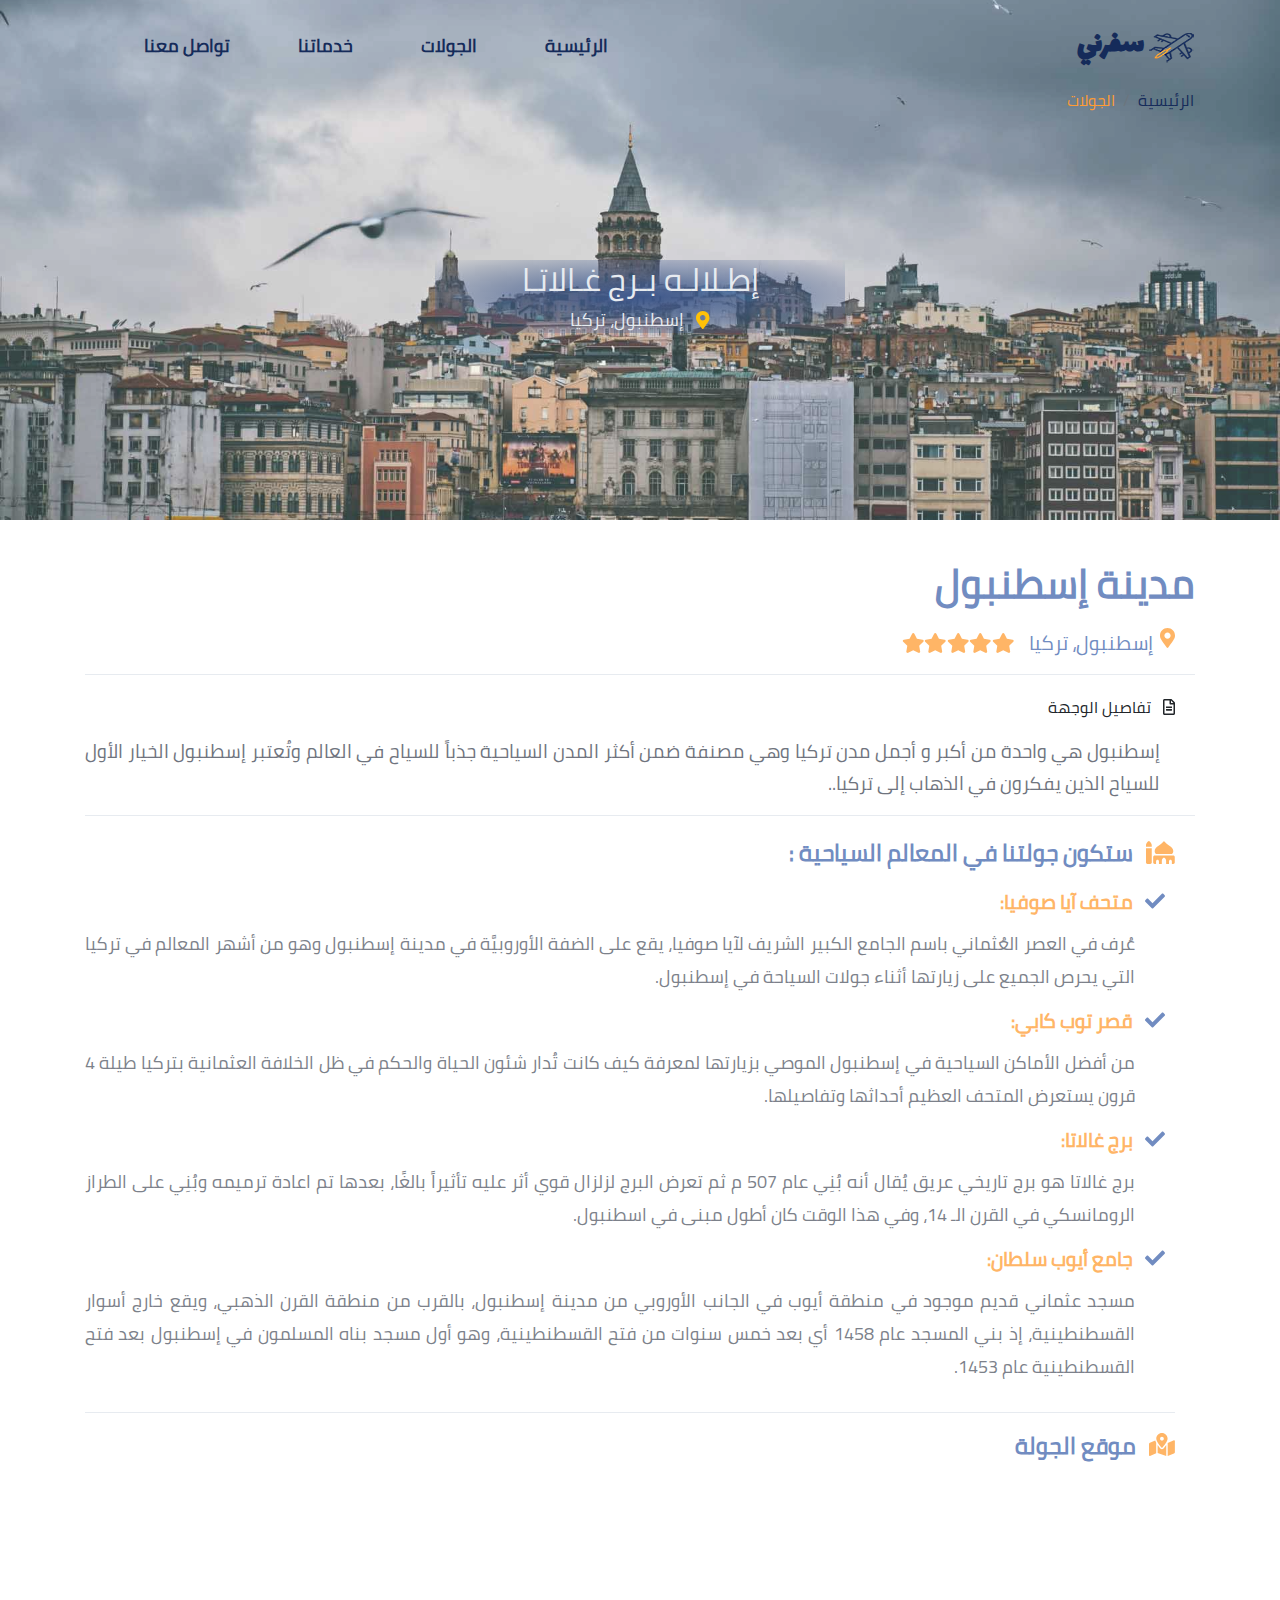
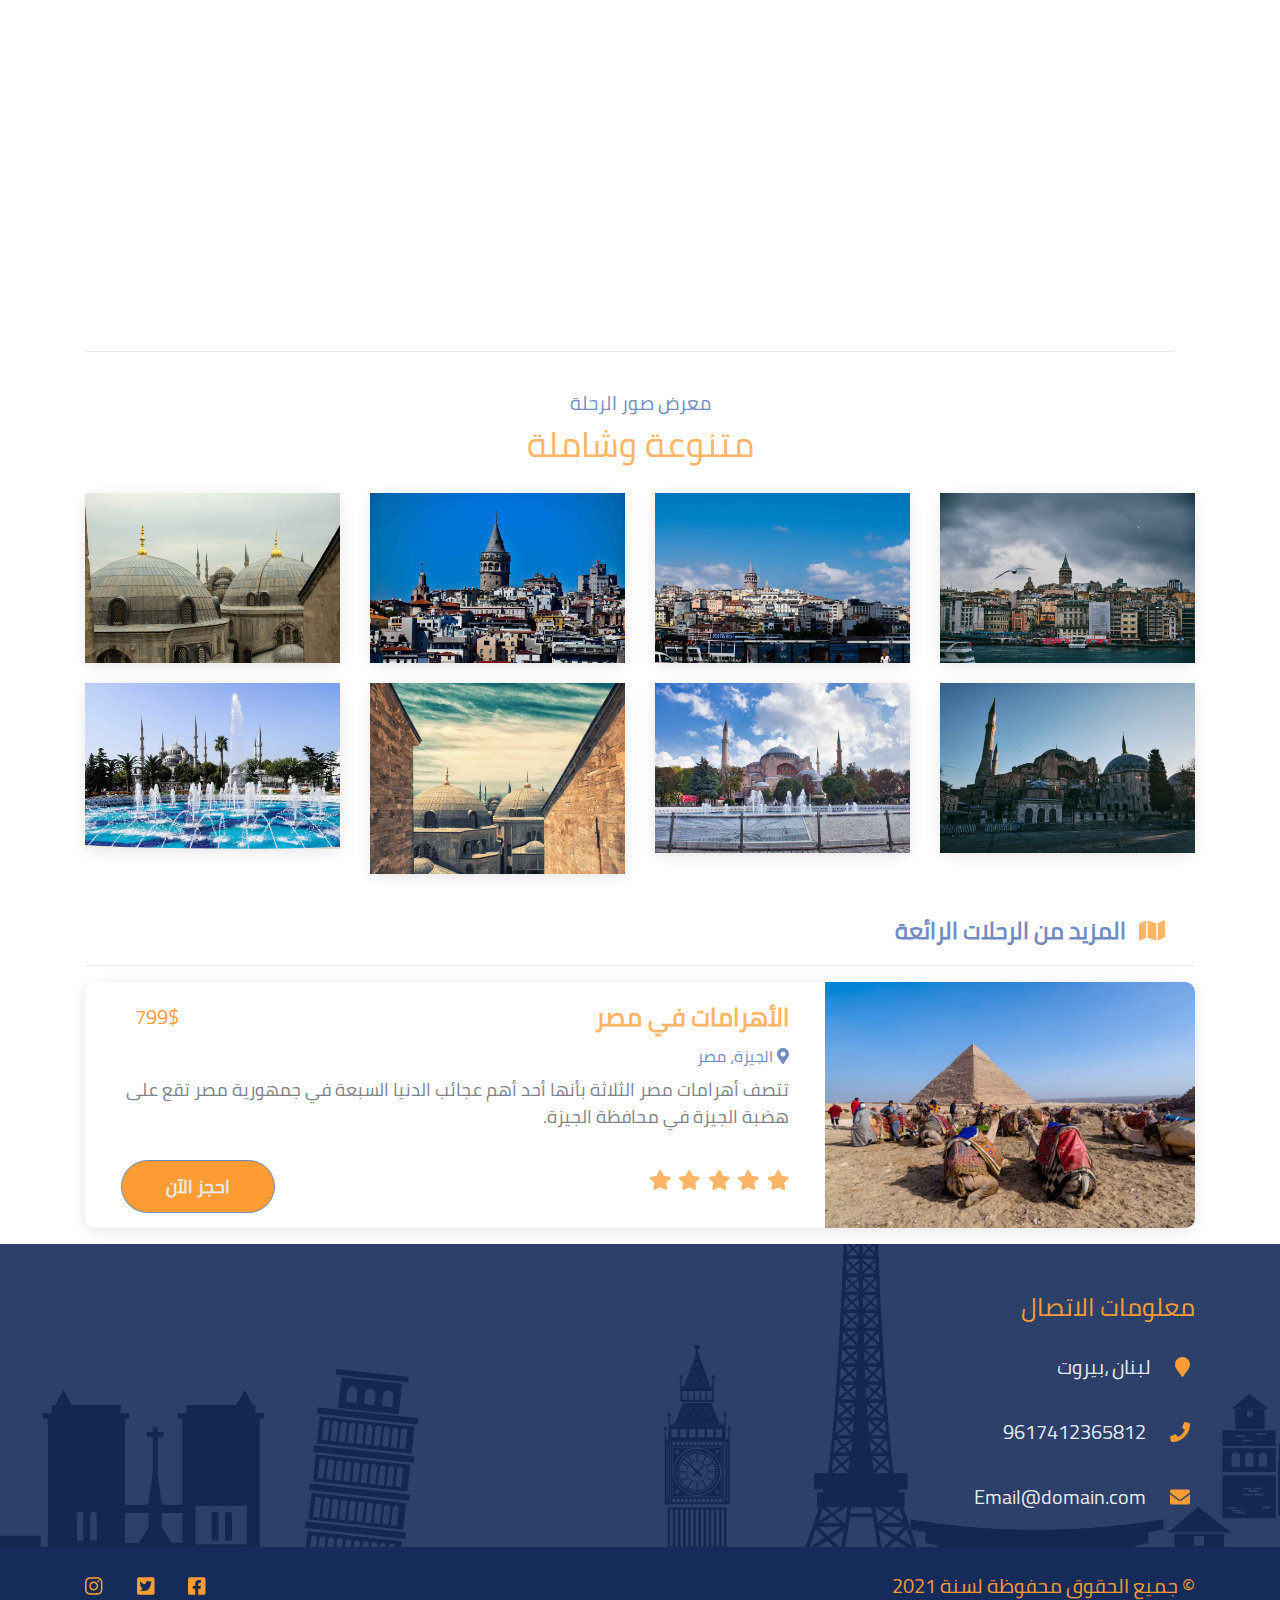
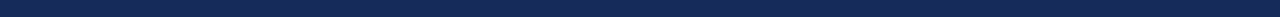
<file: tours2.html>
<!DOCTYPE html>
<html lang="en">

<head>
    <meta charset="UTF-8">
    <meta http-equiv="X-UA-Compatible" content="IE=edge">
    <meta name="viewport" content="width=device-width, initial-scale=1.0">
    <title>رحلة الى تركيا |سفرني</title>
    <script type="text/html" src="require{('js/bundle.js')}"></script>
<script defer src="/js/bundle.js"></script><link href="/main.css" rel="stylesheet"></head>

<body>
    <!-- قسم القائمة العلوية -->
    <section class="top-menu menu-tour2">
        <div class="overlay">
            <div class="container">
                <div class="row">
                    <!-- القائمة العلوية -->
                    <nav class="navbar navbar-expand-lg navbar-light bg-transparent w-100">
                        <button class="navbar-toggler" type="button" data-toggle="collapse"
                            data-target="#navbarSupportedContent" aria-controls="navbarSupportedContent"
                            aria-expanded="false" aria-label="Toggle navigation">
                            <span class="navbar-toggler-icon"></span>
                        </button>
                        <a class="navbar-brand p-0" href="index.html">
                            <img src="/images/icons/logo.png" alt="Plane">
                            سفرني
                        </a>
                        <div class="collapse navbar-collapse" id="navbarSupportedContent">
                            <ul class="navbar-nav">
                                <li class="nav-item active">
                                    <a class="nav-link" href="index.html">الرئيسية</a>
                                </li>
                                <li class="nav-item">
                                    <a class="nav-link" href="tours.html">الجولات</a>
                                </li>
                                <li class="nav-item scroll">
                                    <a class="nav-link" href="#services">خدماتنا</a>
                                </li>
                                <li class="nav-item scroll">
                                    <a class="nav-link" href="#contact-us">تواصل معنا</a>
                                </li>
                            </ul>
                        </div>
                        
                    </nav>
                </div>
                <!-- قسم مسار الصفحات -->
                <div class="row">
                    <ol class="breadcrumb bg-transparent custom-breadcrumb">
                        <li class="breadcrumb-item">
                            <a href="index.html"> الرئيسية</a>
                        </li>
                        <li class="breadcrumb-item active">
                            الجولات
                        </li>
                    </ol>
                </div>
                <!-- اضافة شرح توضيحي لخلفية القائمة العلوية -->
                <div class="nav-information">
                    <div class="bg-information">
                        <div class="bg-title">
                            <div class="text-center">
                                <h3>إطـلالـه بـرج غـالاتـا </h3>
                                <div class="bg-location">
                                    <div class="included2">
                                        <ul class="list-inline">
                                            <li class="list-inline-item">
                                                <i class="fas fa-map-marker-alt text-warning"></i>
                                            </li>
                                            <li class="list-inline-item">
                                                إسطنبول، تركيا
                                            </li>
                                        </ul>
                                    </div>
                                </div>
                            </div>
                        </div>
                    </div>
                </div>
            </div>
        </div>
    </section>

    <!-- قسم معلومات الرحلة -->
    <section class="tour-destination-2">
        <div class="container">
            <div class="destination-title-2">
                <h2>مدينة إسطنبول</h2>
                <!-- المكان والتقييمات -->
                <div class=" row location">
                    <i class="fas fa-map-marker-alt"></i>
                    <span>إسطنبول، تركيا</span>
                    <!-- مستوى نجوم الرحلة -->
                    <div class="row-custom rating">
                        <i class="fas fa-star"></i>
                        <i class="fas fa-star"></i>
                        <i class="fas fa-star"></i>
                        <i class="fas fa-star"></i>
                        <i class="fas fa-star"></i>
                    </div>
                </div>
            </div>
            <!-- شرح الرحلة  -->
            <div class="destination-details">
                <div class="descrption">
                    <div class="included2">
                        <ul class="list-inline">
                            <li class="list-inline-item">
                                <i class="far fa-file-alt"></i>
                            </li>
                            <li class="list-inline-item">
                                تفاصيل الوجهة
                            </li>
                        </ul>
                    </div>
                    <p>إسطنبول هي واحدة من أكبر و أجمل مدن تركيا وهي مصنفة ضمن أكثر المدن السياحية جذباً للسياح في العالم وتُعتبر إسطنبول
                    الخيار الأول للسياح الذين يفكرون في الذهاب إلى تركيا..</p>
                </div>
            </div>
            <!-- الأنشطة خلال الرحلة -->
            <div class="activities">
                <div class="included2">
                    <ul class="list-inline">
                        <li class="list-inline-item">
                            <i class="fas fa-mosque"></i>
                        </li>
                        <li class="list-inline-item">
                            ستكون جولتنا في المعالم السياحية :
                        </li>
                    </ul>
                </div>
                <!-- لائحة بمعلومات أماكن الزيارة -->
                <div class="activities-list">
                    <ul class="list-unstyled list-custom">
                        <li>
                            <i class="fas fa-check check"></i>
                            متحف آيا صوفيا:
                            <p>
                                عُرف في العصر العُثماني باسم الجامع الكبير الشريف لآيا صوفيا، يقع على الضفة الأوروبيَّة في مدينة إسطنبول وهو من أشهر
                                المعالم في تركيا التي يحرص الجميع على زيارتها أثناء جولات السياحة في إسطنبول.
                            </p>
                        </li>
                        <li>
                            <i class="fas fa-check check"></i>
                            قصر توب كابي:
                            <p>
                                من أفضل الأماكن السياحية في إسطنبول الموصي بزيارتها لمعرفة كيف كانت تُدار شئون الحياة والحكم في ظل الخلافة العثمانية
                                بتركيا طيلة 4 قرون يستعرض المتحف العظيم أحداثها وتفاصيلها.
                            </p>
                        </li>
                        
                        <li>
                            <i class="fas fa-check check"></i>
                            برج غالاتا:
                            <p>
                                برج غالاتا هو برج تاريخي عريق يُقال أنه بُنِي عام 507 م ثم تعرض البرج لزلزال قوي أثر عليه تأثيراً بالغًا، بعدها تم
                                اعادة
                                ترميمه وبُنِي على الطراز الرومانسكي في القرن الـ 14، وفي هذا الوقت كان أطول مبنى في اسطنبول.
                            </p>
                        </li>
                        
                        <li>
                            <i class="fas fa-check check"></i>
                            جامع أيوب سلطان:
                            <p>
                                مسجد عثماني قديم موجود في منطقة أيوب في الجانب الأوروبي من مدينة إسطنبول، بالقرب من منطقة القرن الذهبي، ويقع خارج
                                أسوار
                                القسطنطينية، إذ بني المسجد عام 1458 أي بعد خمس سنوات من فتح القسطنطينية، وهو أول مسجد بناه المسلمون في إسطنبول بعد
                                فتح
                                القسطنطينية عام 1453.
                            </p>
                        </li>
                        
                    </ul>
                </div>
            </div>
            <!-- خريطة لموقع الرحلة -->
            <div class="tours-location">
                <div class="included2">
                    <ul class="list-inline">
                        <li class="list-inline-item">
                            <i class="fas fa-map-marked-alt"></i>
                        </li>
                        <li class="list-inline-item">
                            موقع الجولة
                        </li>
                    </ul>
                </div>
                <div class="map">
                    <iframe
                        src="https://www.google.com/maps/embed?pb=!1m18!1m12!1m3!1d36871.414172713296!2d28.97056749647161!3d41.02142619310311!2m3!1f0!2f0!3f0!3m2!1i1024!2i768!4f13.1!3m3!1m2!1s0x14cab9be92011c27%3A0x236e6f6f37444fae!2sHagia%20Sophia!5e0!3m2!1sen!2slb!4v1622755413649!5m2!1sen!2slb" allowfullscreen="" loading="lazy"></iframe>
                </div>
            </div>
            
        </div>
    </section>

    <!-- قسم معرض الصور -->
    <section class="gallery-area-2">
        <div class="container-fluid">
            <div class="content">
                <!-- عنوان المعرض -->
                <div class="title col-md-12">
                    <div class="mini-title text-center">
                        <h4>معرض صور الرحلة</h4>
                    </div>
                    <div class="large-title text-center">
                        <h3>متنوعة وشاملة</h3>
                    </div>
                </div>
                <!-- مجموعة الصور في المعرض -->
                <div class="row">
                    <div class=" col-lg-3 col-md-6">
                        <div class="single-gallery-item">
                            <div class="img-holder">
                                <img src="/images/Istanbul-tour/image1.jpg" alt="Awesome Image">
                                
                            </div>
                        </div>
                    </div>
                    <div class="col-lg-3 col-md-6">
                        <div class="single-gallery-item">
                            <div class="img-holder">
                                <img src="/images/Istanbul-tour/image2.jpg" alt="Awesome Image">
                                
                            </div>
                        </div>
                    </div>
                    <div class="col-lg-3 col-md-6">
                        <div class="single-gallery-item">
                            <div class="img-holder ">
                                <img src="/images/Istanbul-tour/image3.jpg" alt="Awesome Image">
                                
                            </div>
                        </div>
                    </div>
                    <div class="col-lg-3 col-md-6">
                        <div class="single-gallery-item">
                            <div class="img-holder">
                                <img src="/images/Istanbul-tour/image4.jpg" alt="Awesome Image">
                            </div>
                        </div>
                    </div>
                    <div class=" col-lg-3 col-md-6">
                        <div class="single-gallery-item">
                            <div class="img-holder">
                                <img src="/images/Istanbul-tour/image5.jpg" alt="Awesome Image">
                                
                            </div>
                        </div>
                    </div>
                    <div class="col-lg-3 col-md-6">
                        <div class="single-gallery-item">
                            <div class="img-holder">
                                <img src="/images/Istanbul-tour/image6.jpg" alt="Awesome Image">
                            </div>
                        </div>
                    </div>
                    <div class="col-lg-3 col-md-6">
                        <div class="single-gallery-item">
                            <div class="img-holder">
                                <img src="/images/Istanbul-tour/image7.jpg" alt="Awesome Image">
                            </div>
                        </div>
                    </div>
                    <div class="col-lg-3 col-md-6">
                        <div class="single-gallery-item">
                            <div class="img-holder">
                                <img src="/images/Istanbul-tour/image8.jpg" alt="Awesome Image">
                            </div>
                        </div>
                    </div>
                </div>
            </div>
        </div>
    </section>
    <!-- قسم الرحلات الاخرى -->
    <section class="more-tours-2">
        <div class="container-fluid">
            <div class=" container content-2">
                <div class="more-tours-title">
                    <div class="included2">
                        <ul class="list-inline">
                            <li class="list-inline-item">
                                <i class="fas fa-map"></i>
                            </li>
                            <li class="list-inline-item">
                                المزيد من الرحلات الرائعة
                            </li>
                        </ul>
                    </div>
                </div>
                <!-- بطاقة الرحلة المتوفرة -->
                <div class="card my-3">
                    <div class="row no-gutters">
                        <div class=" col-lg-4 ">
                            <img class="images" src="/images/sightseeing-tours/Round-2.jpg" alt="Camal images">
                        </div>
                        <div class="col-lg-8">
                            <div class="card-body mr-lg-3 h-100">
                                <div class="header">
                                    <h5 class="card-title"> الأهرامات في مصر</h5>
                                    <div class="price ">799$</div>
                                </div>
                                <span class="location">
                                    <i class="fas fa-map-marker-alt"></i>
                                    الجيزة، مصر
                                </span>
                                <p class="card-text">تتصف أهرامات مصر الثلاثة بأنها أحد أهم عجائب الدنيا السبعة في جمهورية مصر تقع على هضبة
                                    الجيزة في محافظة الجيزة.</p>
                                <div class="footer ml-lg-3">
                                    <div class="rating float-right">
                                        <i class="fas fa-star"></i>
                                        <i class="fas fa-star"></i>
                                        <i class="fas fa-star"></i>
                                        <i class="fas fa-star"></i>
                                        <i class="fas fa-star"></i>
                                    </div>
                                    <a href="tours.html" class=" btn btn-primary float-left"> احجز الآن</a>
                                </div>
                    
                                <!-- <div class="price">450$</div> -->
                            </div>
                        </div>
                    </div>
                </div>
            </div>
        </div>
    </section>

    <!-- قسم تواصل معنا -->
    <section class="contact-location" id="contact-us">
        <div class="overlay">
            <div class="container">
                <div class="row pt-5">
                    <!-- اضافة معلومات الاتصال -->
                    <div class="col-md-6">
                        <div class="contact">
                            <h4>معلومات الاتصال</h4>
                            <ul>
                                <li>
                                    <i class="fa fa-map-marker custom-fa" aria-hidden="true"></i>
                                    لبنان ،بيروت
                                </li>
                                <li>
                                    <i class="fa fa-phone custom-fa" aria-hidden="true"></i>
                                    9617412365812
                                </li>
                                <li>
                                    <i class="fa fa-envelope custom-fa" aria-hidden="true"></i>
                                    Email@domain.com
                                </li>
                            </ul>
                        </div>
                    </div>
                    <!-- اضافة خريطة لموقع الشركة -->
                    <div class="col-md-6">
                        <div class="map">
                            <iframe
                                src="https://www.google.com/maps/embed?pb=!1m18!1m12!1m3!1d16811.78510900356!2d35.50411953368401!3d33.892702565292915!2m3!1f0!2f0!3f0!3m2!1i1024!2i768!4f13.1!3m3!1m2!1s0x151f16e3d926cd8d%3A0x216ded89ab87df54!2sDowntown%20Beirut!5e0!3m2!1sen!2slb!4v1622551853388!5m2!1sen!2slb"
                                style="border:0;" allowfullscreen="" loading="lazy"></iframe>
                        </div>
                    </div>
                </div>
            </div>
        </div>
    </section>
    
    <!-- قسم تذييل الصفحة -->
    <footer class="footer">
        <div class="container">
            <!-- حقوق النشر -->
            <div class="row-custom pt-4">
                <p class="copy-right">
                    © جميع الحقوق محفوظة لسنة 2021
                </p>
                <!-- أيقونات التواصل الاجتماعي -->
                <div class="social-icons">
                    <ul>
                        <li>
                            <a href=""><i class="fab fa-facebook-square"></i></a>
                        </li>
                        <li>
                            <a href=""><i class="fab fa-twitter-square"></i></a>
                        </li>
                        <li>
                            <a href=""><i class="fab fa-instagram"></i></a>
                        </li>
                    </ul>
                </div>
            </div>
        </div>
    </footer>
</body>

</html>
</file>
